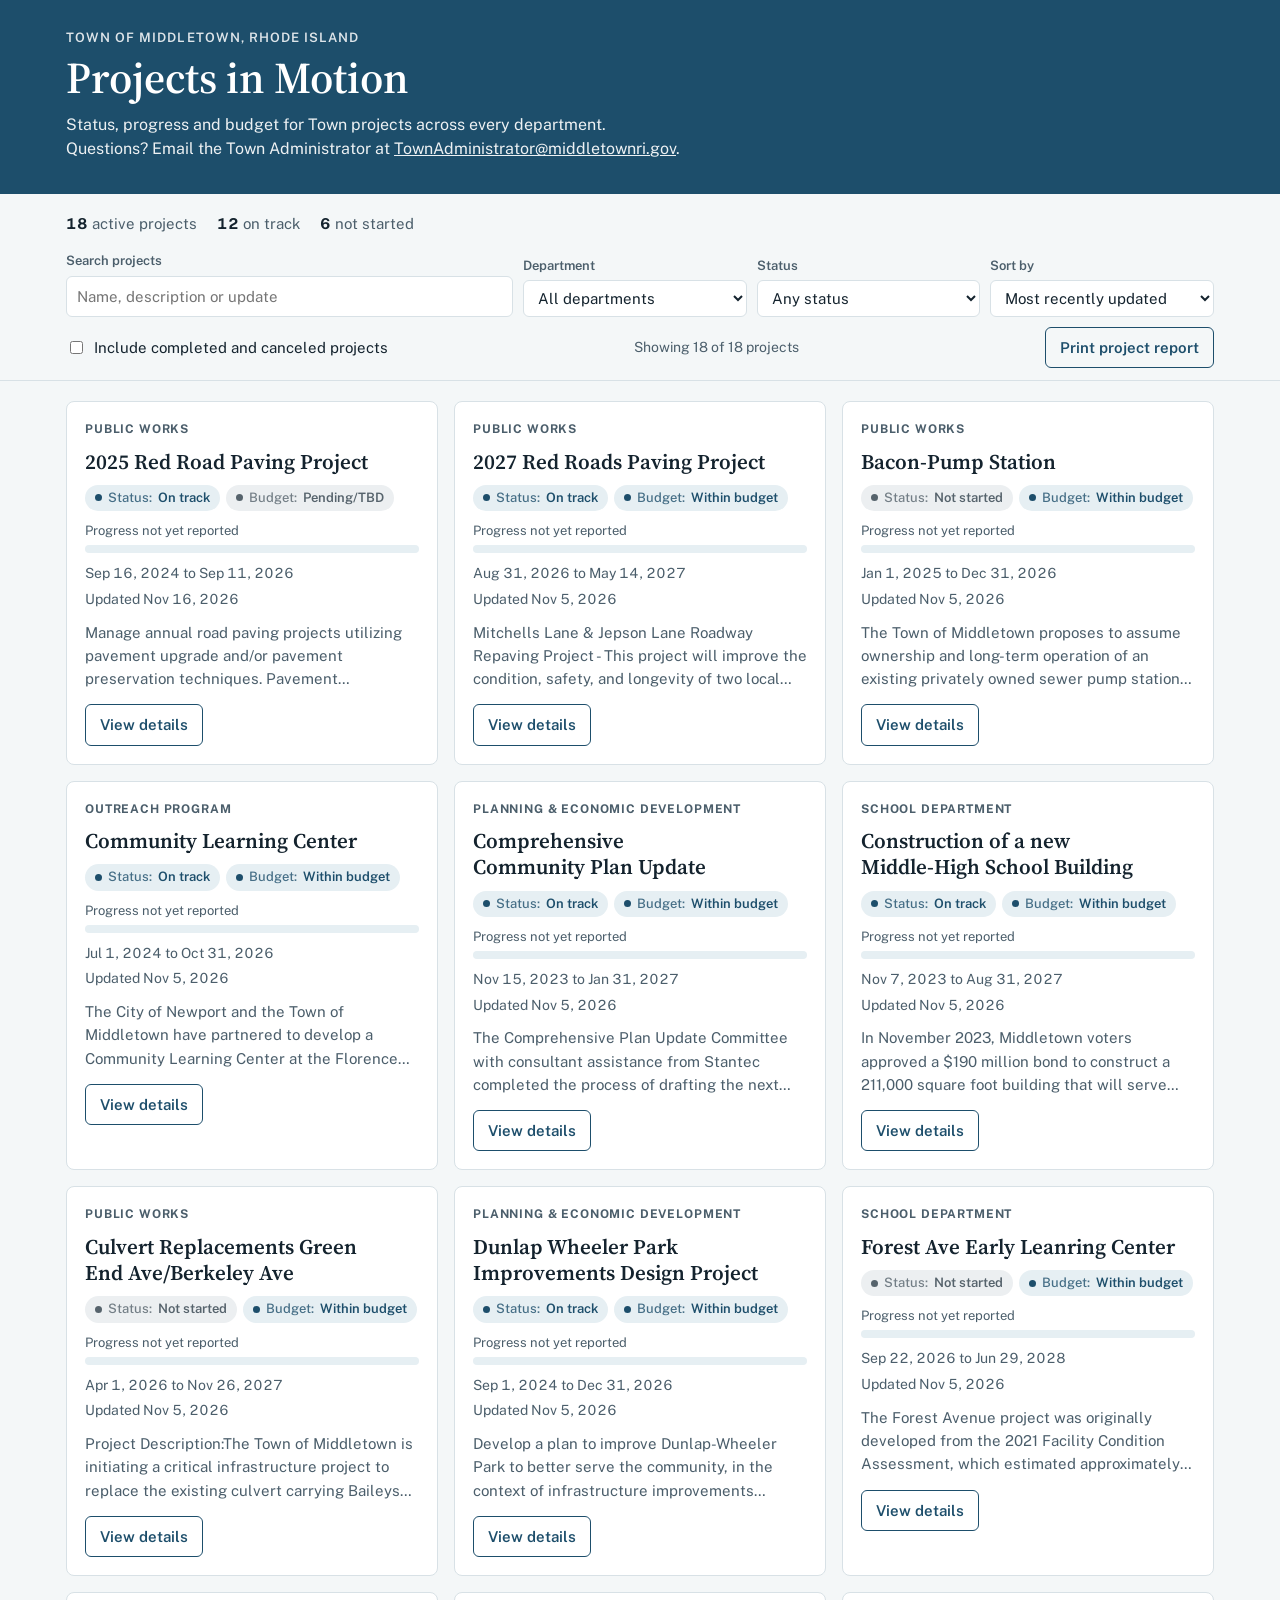
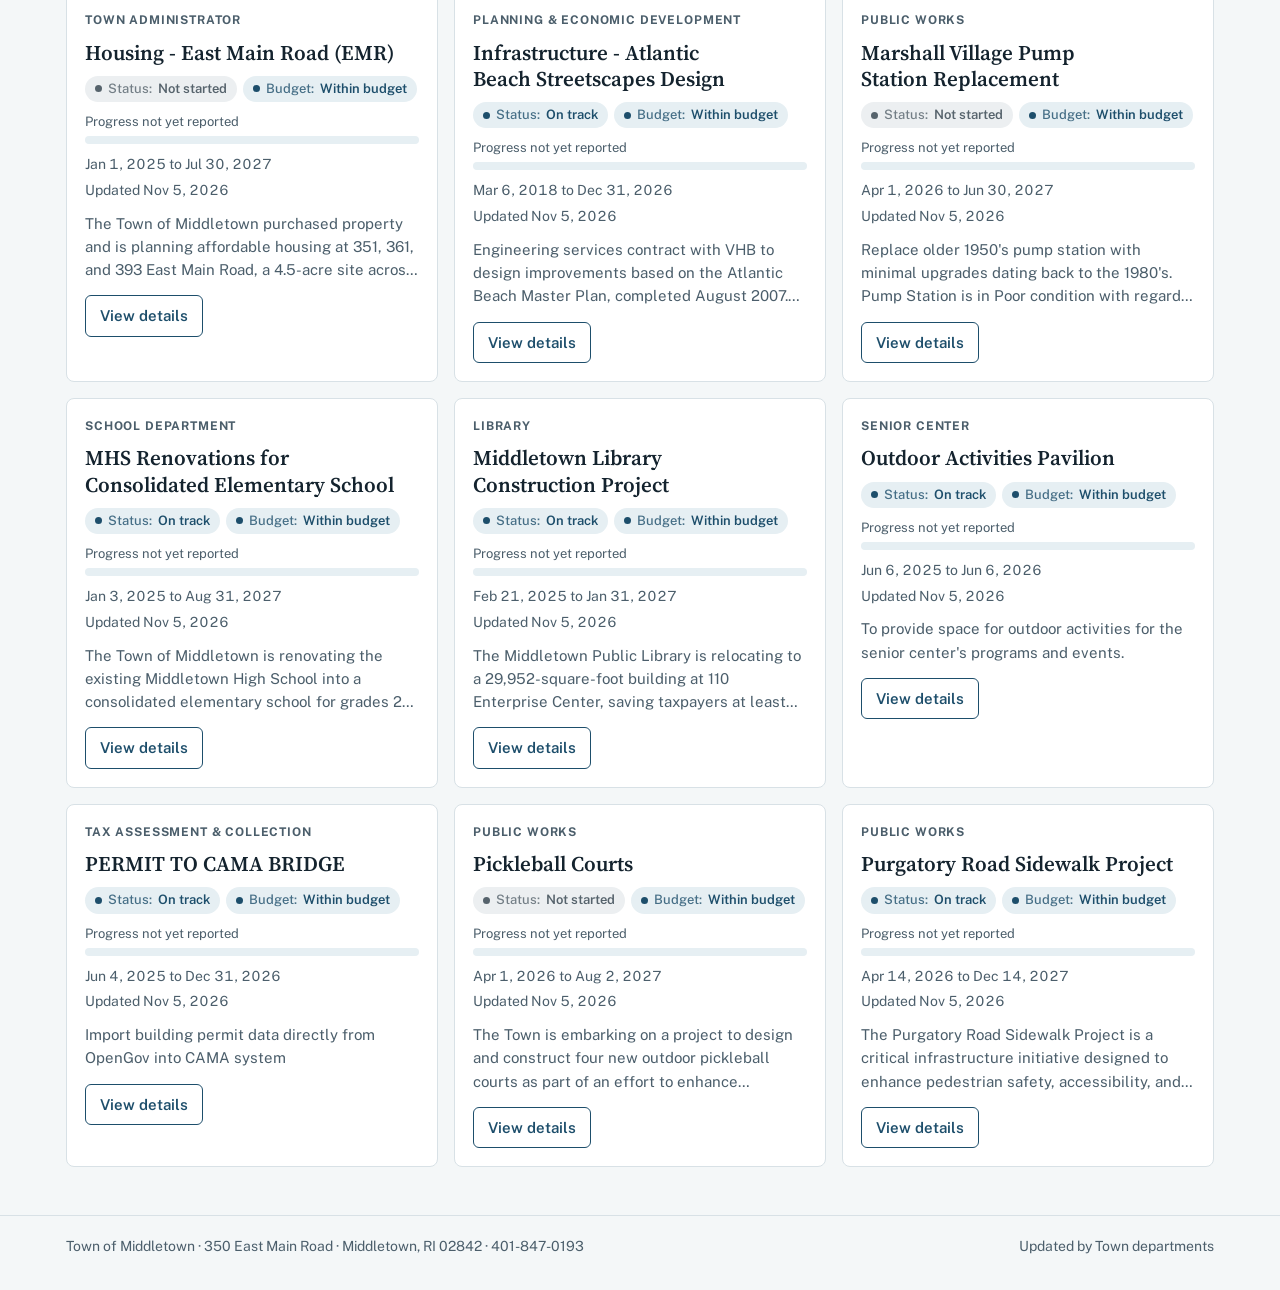
<file: index.html>
<!doctype html>
<html lang="en">
<head>
<meta charset="utf-8">
<meta name="viewport" content="width=device-width, initial-scale=1, viewport-fit=cover">
<title>Projects in Motion | Town of Middletown, RI</title>
<meta name="description" content="Town of Middletown, Rhode Island projects in motion: status, progress and budget for Town projects across departments.">
<link rel="preconnect" href="https://fonts.googleapis.com">
<link rel="preconnect" href="https://fonts.gstatic.com" crossorigin>
<link rel="stylesheet" href="https://fonts.googleapis.com/css2?family=Public+Sans:wght@400;500;600;700&family=Source+Serif+4:opsz,wght@8..60,600&display=swap">
<link rel="stylesheet" href="assets/style.css?v=9">
</head>
<body class="public-page">
<header class="masthead"><div class="wrap">
  <p class="eyebrow">Town of Middletown, Rhode Island</p>
  <h1>Projects in Motion</h1>
  <p class="lede">Status, progress and budget for Town projects across every department. Questions? Email the Town Administrator at <a href="mailto:TownAdministrator@middletownri.gov">TownAdministrator@middletownri.gov</a>.</p>
</div></header>

<section class="wrap summary" id="summary" aria-live="polite"></section>

<div class="tools"><div class="wrap">
  <label class="field" for="q">Search projects
    <input id="q" type="search" placeholder="Name, description or update" autocomplete="off">
  </label>
  <label class="field" for="dept">Department
    <select id="dept"><option value="">All departments</option></select>
  </label>
  <label class="field" for="status">Status
    <select id="status"><option value="">Any status</option></select>
  </label>
  <label class="field" for="sort">Sort by
    <select id="sort">
      <option value="updated">Most recently updated</option>
      <option value="end">End date, soonest first</option>
      <option value="name">Project name</option>
    </select>
  </label>
  <div class="row2">
    <label class="check" for="closed"><input id="closed" type="checkbox"> Include completed and canceled projects</label>
    <span class="count" id="count"></span>
    <button class="btn secondary" id="print" type="button">Print project report</button>
  </div>
</div></div>

<main class="wrap"><div class="grid" id="grid"><div class="empty-state">Loading projects…</div></div></main>

<dialog id="detail" aria-labelledby="d-title"></dialog>
<div id="report" aria-hidden="true"></div>

<footer class="site"><div class="wrap">
  <span>Town of Middletown · 350 East Main Road · Middletown, RI 02842 · 401-847-0193</span>
  <span>Updated by Town departments</span>
</div></footer>

<script src="assets/data.js?v=9"></script>
<script src="assets/app.js?v=9"></script>
</body>
</html>
</file>
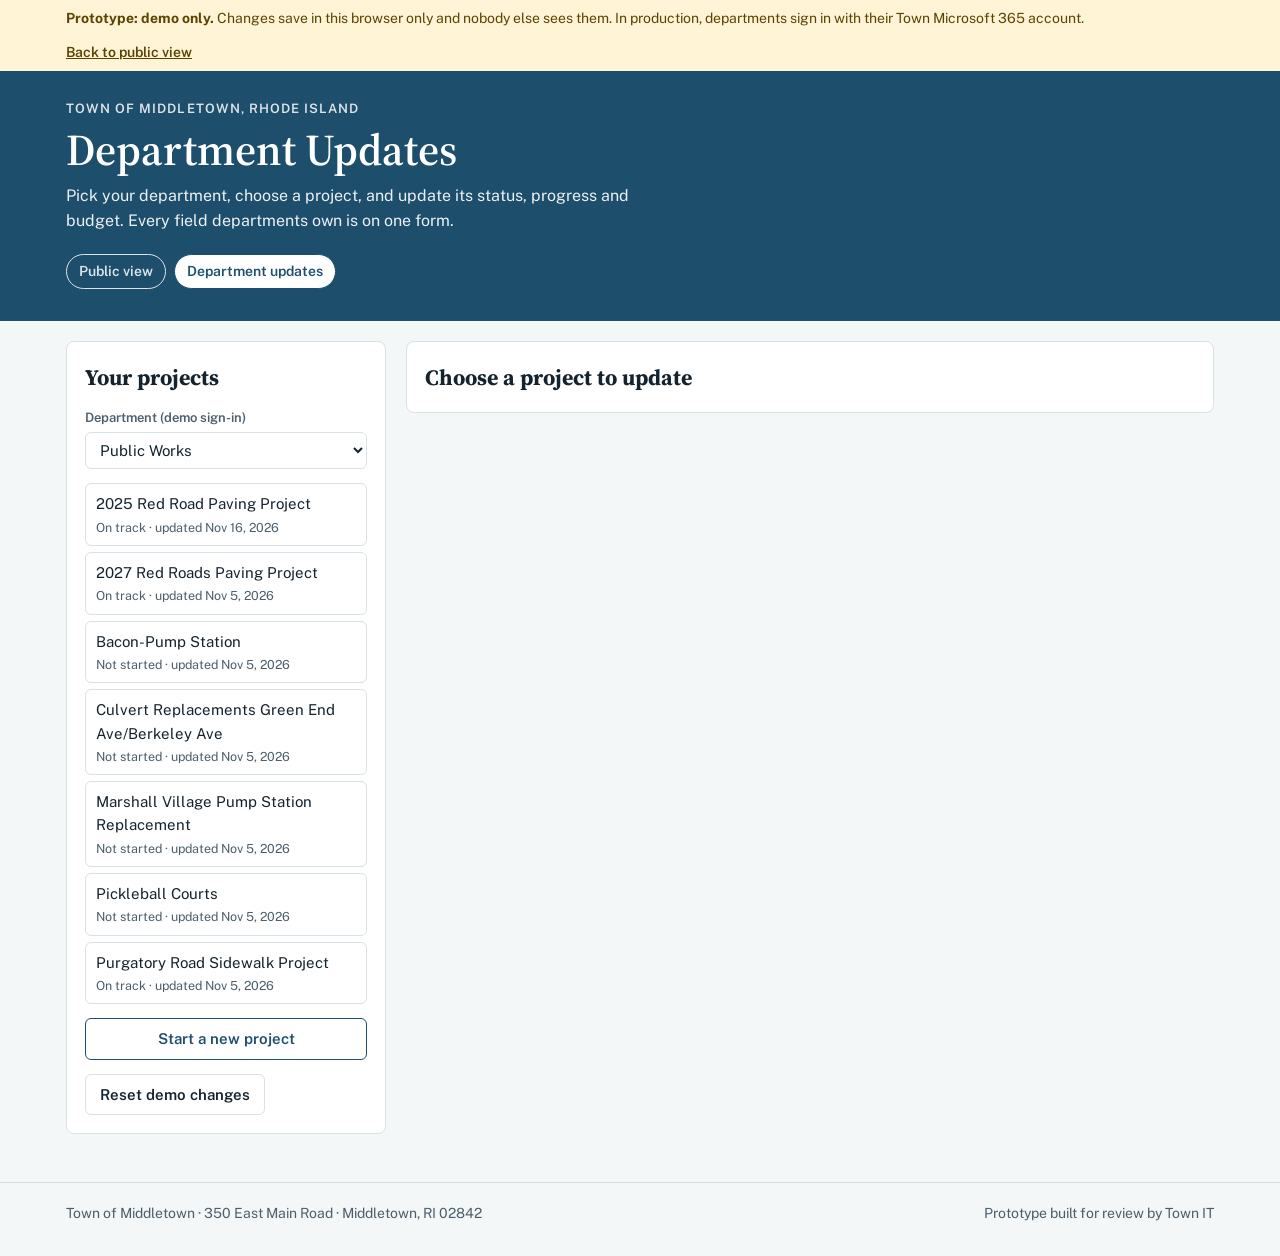
<file: manage.html>
<!doctype html>
<html lang="en">
<head>
<meta charset="utf-8">
<meta name="viewport" content="width=device-width, initial-scale=1, viewport-fit=cover">
<title>Department Updates | Projects in Motion prototype</title>
<meta name="robots" content="noindex">
<link rel="preconnect" href="https://fonts.googleapis.com">
<link rel="preconnect" href="https://fonts.gstatic.com" crossorigin>
<link rel="stylesheet" href="https://fonts.googleapis.com/css2?family=Public+Sans:wght@400;500;600;700&family=Source+Serif+4:opsz,wght@8..60,600&display=swap">
<link rel="stylesheet" href="assets/style.css?v=9">
</head>
<body class="editor-page">
<div class="ribbon"><div class="wrap">
  <span><strong>Prototype: demo only.</strong> Changes save in this browser only and nobody else sees them. In production, departments sign in with their Town Microsoft 365 account.</span>
  <a href="index.html">Back to public view</a>
</div></div>

<header class="masthead"><div class="wrap">
  <p class="eyebrow">Town of Middletown, Rhode Island</p>
  <h1>Department Updates</h1>
  <p class="lede">Pick your department, choose a project, and update its status, progress and budget. Every field departments own is on one form.</p>
  <nav class="views" aria-label="Views">
    <a href="index.html">Public view</a>
    <a href="manage.html" aria-current="page">Department updates</a>
  </nav>
</div></header>

<main class="wrap">
  <div class="manage">
    <aside class="panel" aria-labelledby="pick-h">
      <h2 id="pick-h">Your projects</h2>
      <label class="field" for="who">Department (demo sign-in)
        <select id="who"></select>
      </label>
      <ul class="plist" id="plist"></ul>
      <button class="btn secondary" id="new" type="button">Start a new project</button>
      <div id="resetbox">
        <button class="btn quiet" id="reset" type="button">Reset demo changes</button>
      </div>
    </aside>

    <section class="panel" aria-labelledby="form-h">
      <h2 id="form-h">Choose a project to update</h2>
      <form class="editor" id="editor" novalidate hidden>
        <label class="field full" for="f-name">Project name
          <input id="f-name" name="name" required maxlength="160">
        </label>
        <label class="field" for="f-cip">Capital Improvement Program (CIP) reference number
          <input id="f-cip" name="cipNumber" placeholder="###-####-###" inputmode="numeric" maxlength="12" autocomplete="off" pattern="\d{3}-\d{4}-\d{3}">
          <span class="hint">Type the 10 digits; dashes fill in automatically. Leave blank if not in the CIP.</span>
        </label>
        <label class="field" for="f-dept">Department
          <select id="f-dept" name="department"></select>
        </label>

        <fieldset>
          <legend>Status and schedule</legend>
          <label class="field" for="f-status">Project status
            <select id="f-status" name="projectStatus"></select>
          </label>
          <label class="field" for="f-pct">Percent complete
            <input id="f-pct" name="percentComplete" type="number" min="0" max="100" step="1" placeholder="0 to 100">
          </label>
          <label class="field" for="f-pub">Public page
            <span class="check"><input id="f-pub" name="published" type="checkbox"> Show on public page</span>
          </label>
          <label class="field" for="f-start">Start date
            <input id="f-start" name="startDate" type="date" required>
          </label>
          <label class="field" for="f-end">End date
            <input id="f-end" name="endDate" type="date">
          </label>
        </fieldset>

        <fieldset>
          <legend>Budget</legend>
          <label class="field" for="f-bstat">Budget status
            <select id="f-bstat" name="budgetStatus" disabled aria-describedby="bstat-hint"></select>
            <span class="hint" id="bstat-hint">Set automatically from the budget, contract amount and final cost.</span>
          </label>
          <label class="field" for="f-orig">Budget ($)
            <input id="f-orig" name="originalBudget" type="number" min="0" step="1" inputmode="decimal">
          </label>
          <label class="field" for="f-spend">Contract amount ($)
            <input id="f-spend" name="currentSpend" type="number" min="0" step="1" inputmode="decimal">
          </label>
          <label class="field" for="f-final">Final cost ($)
            <input id="f-final" name="finalCost" type="number" min="0" step="1" inputmode="decimal">
            <span class="hint">Available once status is Completed.</span>
          </label>
        </fieldset>

        <label class="field full" for="f-desc">Project description
          <textarea id="f-desc" name="description" required></textarea>
        </label>
        <label class="field full" for="f-narr">Latest update
          <textarea id="f-narr" name="narrative" required></textarea>
          <span class="hint">What changed since the last update. Residents see this first.</span>
        </label>
        <label class="field full" for="f-cont">Contingencies (optional)
          <textarea id="f-cont" name="contingencies"></textarea>
        </label>
        <label class="field full" for="f-url">More information link (optional)
          <input id="f-url" name="moreInfoUrl" type="url" placeholder="https://">
        </label>

        <p class="error full" id="errors" role="alert" hidden></p>
        <div class="actions">
          <button class="btn" type="submit">Save update</button>
          <button class="btn quiet" type="button" id="print-form">Print</button>
          <a class="btn secondary" href="index.html" style="text-decoration:none">View public page</a>
          <span class="toast" id="toast" role="status"></span>
        </div>
      </form>
    </section>
  </div>
</main>

<footer class="site"><div class="wrap">
  <span>Town of Middletown · 350 East Main Road · Middletown, RI 02842</span>
  <span>Prototype built for review by Town IT</span>
</div></footer>

<script src="assets/data.js?v=9"></script>
<script src="assets/manage.js?v=9"></script>
</body>
</html>
</file>
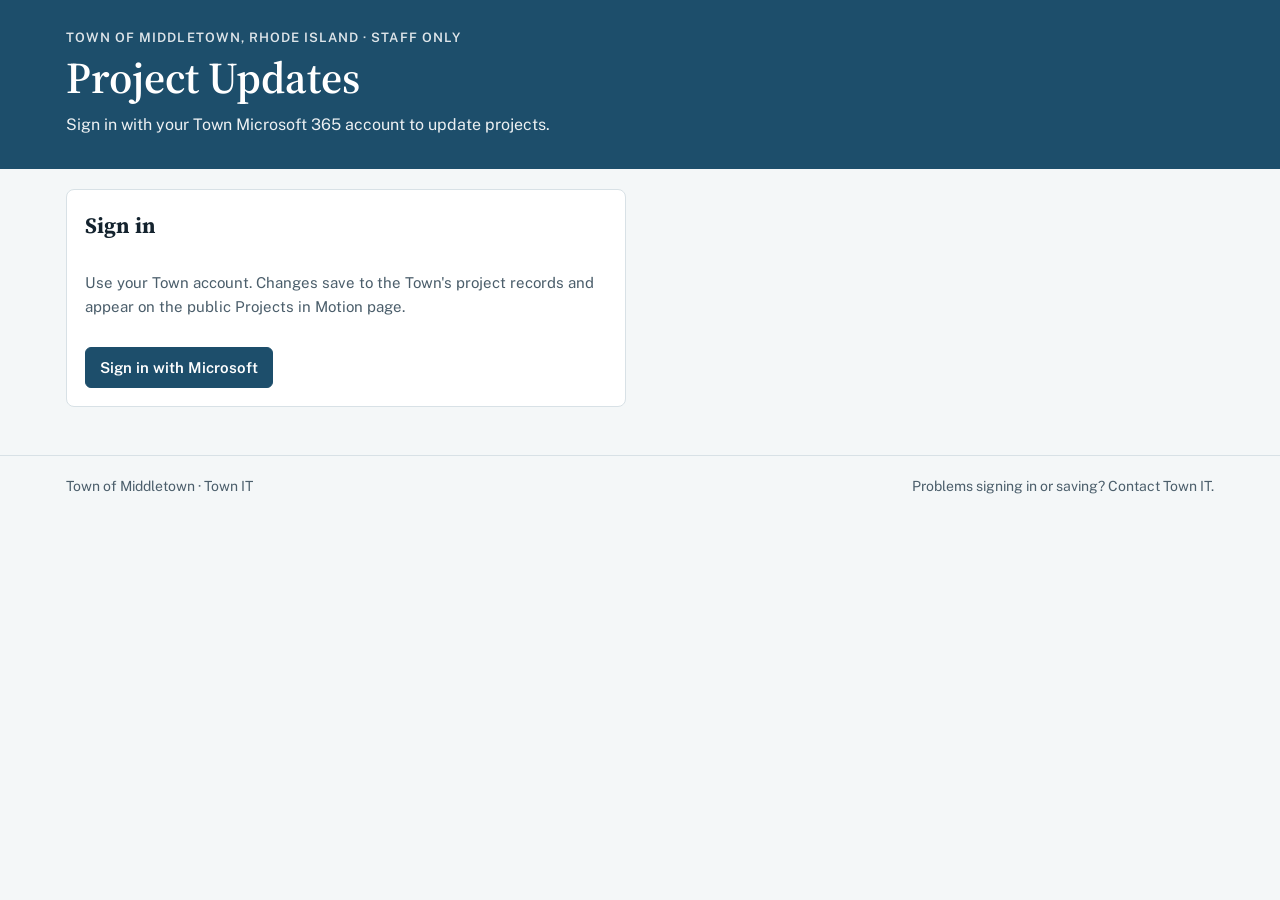
<file: update.html>
<!doctype html>
<html lang="en">
<head>
<meta charset="utf-8">
<meta name="viewport" content="width=device-width, initial-scale=1, viewport-fit=cover">
<title>Project Updates | Town of Middletown</title>
<meta name="robots" content="noindex, nofollow">
<link rel="preconnect" href="https://fonts.googleapis.com">
<link rel="preconnect" href="https://fonts.gstatic.com" crossorigin>
<link rel="stylesheet" href="https://fonts.googleapis.com/css2?family=Public+Sans:wght@400;500;600;700&family=Source+Serif+4:opsz,wght@8..60,600&display=swap">
<link rel="stylesheet" href="assets/style.css?v=9">
</head>
<body class="editor-page">
<header class="masthead"><div class="wrap">
  <p class="eyebrow">Town of Middletown, Rhode Island · Staff only</p>
  <h1>Project Updates</h1>
  <p class="lede" id="who">Sign in with your Town Microsoft 365 account to update projects.</p>
</div></header>

<main class="wrap">
  <section class="panel" id="signin" style="max-width:560px">
    <h2>Sign in</h2>
    <p class="hint" style="font-size:15px">Use your Town account. Changes save to the Town's project records and appear on the public Projects in Motion page.</p>
    <div class="actions"><button class="btn" id="login" type="button">Sign in with Microsoft</button></div>
    <p class="error" id="signin-error" role="alert" hidden></p>
  </section>

  <div class="manage" id="app" hidden>
    <aside class="panel" aria-labelledby="pick-h">
      <h2 id="pick-h">Projects</h2>
      <label class="field" for="who-dept">Department
        <select id="who-dept"></select>
      </label>
      <ul class="plist" id="plist"><li class="hint">Loading projects…</li></ul>
      <button class="btn secondary" id="new" type="button">Start a new project</button>
      <button class="btn quiet" id="logout" type="button">Sign out</button>
    </aside>

    <section class="panel" aria-labelledby="form-h">
      <h2 id="form-h">Choose a project to update</h2>
      <p class="hint" id="last-edit"></p>
      <form class="editor" id="editor" novalidate hidden>
        <label class="field full" for="f-name">Project name
          <input id="f-name" name="Title" required maxlength="255">
        </label>
        <label class="field" for="f-cip">Capital Improvement Program (CIP) reference number
          <input id="f-cip" name="CIPNumber" placeholder="###-####-###" inputmode="numeric" maxlength="12" autocomplete="off">
          <span class="hint">Type the 10 digits; dashes fill in automatically. Leave blank if not in the CIP.</span>
        </label>
        <label class="field" for="f-dept">Department
          <select id="f-dept" name="Department"></select>
        </label>

        <fieldset>
          <legend>Status and schedule</legend>
          <label class="field" for="f-status">Project status
            <select id="f-status" name="ProjectStatus"></select>
          </label>
          <label class="field" for="f-pct">Percent complete
            <input id="f-pct" name="PercentComplete" type="number" min="0" max="100" step="1" placeholder="0 to 100">
          </label>
          <label class="field" for="f-pub">Public page
            <span class="check"><input id="f-pub" name="ShowOnPublic" type="checkbox"> Show on public page</span>
          </label>
          <label class="field" for="f-start">Start date
            <input id="f-start" name="StartDate" type="date" required>
          </label>
          <label class="field" for="f-end">End date
            <input id="f-end" name="EndDate" type="date">
          </label>
        </fieldset>

        <fieldset>
          <legend>Budget</legend>
          <label class="field" for="f-bstat">Budget status
            <select id="f-bstat" name="BudgetStatus" disabled aria-describedby="bstat-hint"></select>
            <span class="hint" id="bstat-hint">Set automatically from the budget, contract amount and final cost.</span>
          </label>
          <label class="field" for="f-orig">Budget ($)
            <input id="f-orig" name="OriginalBudget" type="number" min="0" step="0.01" inputmode="decimal">
          </label>
          <label class="field" for="f-spend">Contract amount ($)
            <input id="f-spend" name="CurrentSpend" type="number" min="0" step="0.01" inputmode="decimal">
          </label>
          <label class="field" for="f-final">Final cost ($)
            <input id="f-final" name="FinalCost" type="number" min="0" step="0.01" inputmode="decimal">
            <span class="hint">Available once status is Completed.</span>
          </label>
        </fieldset>

        <label class="field full" for="f-desc">Project description
          <textarea id="f-desc" name="ProjectDescription" required></textarea>
        </label>
        <label class="field full" for="f-narr">Latest update
          <textarea id="f-narr" name="Narrative" required></textarea>
          <span class="hint">What changed since the last update. Residents see this first.</span>
        </label>
        <label class="field full" for="f-cont">Contingencies (optional)
          <textarea id="f-cont" name="Contingencies"></textarea>
        </label>
        <label class="field full" for="f-url">More information link (optional)
          <input id="f-url" name="MoreInfoLink" type="url" placeholder="https://">
        </label>

        <p class="error full" id="errors" role="alert" hidden></p>
        <div class="actions">
          <button class="btn" id="save" type="submit">Save update</button>
          <button class="btn quiet" type="button" id="print-form">Print</button>
          <span class="toast" id="toast" role="status"></span>
        </div>
      </form>
    </section>
  </div>
</main>

<footer class="site"><div class="wrap">
  <span>Town of Middletown · Town IT</span>
  <span>Problems signing in or saving? Contact Town IT.</span>
</div></footer>

<script src="assets/vendor/msal-browser-3.28.1.min.js"></script>
<script src="assets/data.js?v=9"></script>
<script src="assets/update.js?v=9"></script>
</body>
</html>
</file>
<file: assets/style.css>
/* Layout: a single reading column with a sticky tool bar; project cards in a wrapping grid. */
:root {
  --paper: #f4f7f8;
  --surface: #ffffff;
  --ink: #14232e;
  --ink-2: #4b5e6b;
  --line: #d8e1e6;
  --harbor: #1d4e6b;
  --harbor-ink: #ffffff;
  --tide: #e6eff3;
  --ribbon: #fff4d6;
  --ribbon-ink: #5c4300;

  --good: #2b7a4b;   --good-bg: #e5f3ea;
  --warn: #9a6100;   --warn-bg: #fbf0d9;
  --bad: #b3261e;    --bad-bg: #fbe7e5;
  --info: #1f5fa8;   --info-bg: #e5eefa;
  --hold: #6a4fa0;   --hold-bg: #efeaf8;
  --none: #56636c;   --none-bg: #eceff1;

  --display: "Source Serif 4", Georgia, "Times New Roman", serif;
  --body: "Public Sans", "Segoe UI", system-ui, -apple-system, sans-serif;

  --radius: 8px;
  color-scheme: light;
}
@media (prefers-color-scheme: dark) {
  :root {
    --paper: #0f171d; --surface: #16222a; --ink: #e5edf1; --ink-2: #9db0bb;
    --line: #273943; --harbor: #86bddb; --harbor-ink: #0f171d; --tide: #1b2d37;
    --ribbon: #3a2f12; --ribbon-ink: #f3d68a;
    --good: #72c995; --good-bg: #173326; --warn: #e6b04c; --warn-bg: #3a2c10;
    --bad: #f08a80;  --bad-bg: #3d1a17;  --info: #85b4ec; --info-bg: #162a44;
    --hold: #b9a0e6; --hold-bg: #2a2140; --none: #a3afb7; --none-bg: #222e35;
    color-scheme: dark;
  }
}

* { box-sizing: border-box; }
[hidden] { display: none !important; }
html { -webkit-text-size-adjust: 100%; }
body {
  margin: 0; background: var(--paper); color: var(--ink);
  font: 16px/1.55 var(--body);
}
a { color: var(--harbor); }
a:focus-visible, button:focus-visible, input:focus-visible, select:focus-visible, textarea:focus-visible {
  outline: 3px solid var(--harbor); outline-offset: 2px;
}
.wrap { max-width: 1180px; margin: 0 auto; padding-left: max(16px, env(safe-area-inset-left)); padding-right: max(16px, env(safe-area-inset-right)); }

.ribbon { background: var(--ribbon); color: var(--ribbon-ink); font-size: 14px; }
.ribbon .wrap { padding-block: 8px; display: flex; gap: 12px; flex-wrap: wrap; justify-content: space-between; }
.ribbon a { color: inherit; font-weight: 600; }

header.masthead { background: var(--harbor); color: var(--harbor-ink); }
header.masthead .wrap { padding-block: 28px 32px; display: grid; gap: 6px; }
.eyebrow { font-size: 13px; letter-spacing: .08em; text-transform: uppercase; font-weight: 600; opacity: .85; margin: 0; }
h1 { font-family: var(--display); font-weight: 600; font-size: clamp(30px, 5vw, 44px); line-height: 1.1; margin: 0; text-wrap: balance; }
.lede { margin: 4px 0 0; max-width: 62ch; opacity: .92; }
.lede a { color: inherit; }
nav.views { display: flex; gap: 8px; margin-top: 14px; flex-wrap: wrap; }
nav.views a { color: var(--harbor-ink); text-decoration: none; padding: 6px 12px; border: 1px solid currentColor; border-radius: 999px; font-size: 14px; font-weight: 600; opacity: .85; }
nav.views a[aria-current="page"] { background: var(--harbor-ink); color: var(--harbor); opacity: 1; }

.summary { display: flex; flex-wrap: wrap; gap: 8px 20px; padding-block: 18px 4px; font-size: 15px; color: var(--ink-2); }
.summary strong { color: var(--ink); font-variant-numeric: tabular-nums; }

.tools { position: sticky; top: 0; z-index: 5; background: var(--paper); border-bottom: 1px solid var(--line); }
.tools .wrap { padding-block: 12px; display: grid; gap: 10px; grid-template-columns: minmax(200px, 2fr) repeat(3, minmax(150px, 1fr)); align-items: end; }
.tools .row2 { grid-column: 1 / -1; display: flex; flex-wrap: wrap; gap: 10px 20px; align-items: center; justify-content: space-between; }
label.field { display: grid; gap: 4px; font-size: 13px; font-weight: 600; color: var(--ink-2); }
input, select, textarea {
  font: inherit; color: var(--ink); background: var(--surface);
  border: 1px solid var(--line); border-radius: 6px; padding: 8px 10px; width: 100%; min-width: 0;
  font-weight: 400; font-size: 15px;
}
.check { font-weight: 400; color: var(--ink); }
textarea { min-height: 96px; resize: vertical; }
.check { display: inline-flex; gap: 8px; align-items: center; font-size: 15px; }
.check input { width: auto; }
.count { font-size: 14px; color: var(--ink-2); }

.btn { font: inherit; font-weight: 600; font-size: 15px; padding: 8px 14px; border-radius: 6px; border: 1px solid var(--harbor); background: var(--harbor); color: var(--harbor-ink); cursor: pointer; }
.btn.secondary { background: transparent; color: var(--harbor); }
.btn.quiet { background: transparent; border-color: var(--line); color: var(--ink); }
.btn:disabled { opacity: .5; cursor: not-allowed; }

main { padding-block: 20px 48px; }
.grid { display: grid; gap: 16px; grid-template-columns: repeat(auto-fill, minmax(300px, 1fr)); }
.card { background: var(--surface); border: 1px solid var(--line); border-radius: var(--radius); padding: 18px; display: grid; gap: 10px; align-content: start; min-width: 0; }
.card .dept { font-size: 12px; letter-spacing: .07em; text-transform: uppercase; font-weight: 700; color: var(--ink-2); margin: 0; }
.card h2 { font-family: var(--display); font-size: 21px; line-height: 1.25; margin: 0; font-weight: 600; text-wrap: balance; }
.card p.excerpt { margin: 0; color: var(--ink-2); font-size: 15px; display: -webkit-box; -webkit-line-clamp: 3; -webkit-box-orient: vertical; overflow: hidden; }
.meta { display: flex; flex-wrap: wrap; gap: 4px 14px; font-size: 14px; color: var(--ink-2); font-variant-numeric: tabular-nums; }
.card .btn { justify-self: start; margin-top: 4px; }

.badges { display: flex; flex-wrap: wrap; gap: 6px; }
.badge { display: inline-flex; align-items: center; gap: 6px; font-size: 13px; font-weight: 600; padding: 3px 10px; border-radius: 999px; }
.badge::before { content: ""; width: 7px; height: 7px; border-radius: 50%; background: currentColor; }
.badge .k { font-weight: 500; opacity: .8; }
.s-good { color: var(--harbor); background: var(--tide); } /* no green on status badges (administration review) */
.s-warn { color: var(--warn); background: var(--warn-bg); }
.s-bad  { color: var(--bad);  background: var(--bad-bg); }
.s-info { color: var(--info); background: var(--info-bg); }
.s-hold { color: var(--hold); background: var(--hold-bg); }
.s-none { color: var(--none); background: var(--none-bg); }

.progress { display: grid; gap: 4px; font-size: 13px; color: var(--ink-2); }
.bar { height: 8px; background: var(--tide); border-radius: 999px; overflow: hidden; }
.bar > span { display: block; height: 100%; background: var(--harbor); border-radius: inherit; }
.progress.empty .bar > span { width: 0; }

.empty-state { background: var(--surface); border: 1px dashed var(--line); border-radius: var(--radius); padding: 32px; text-align: center; color: var(--ink-2); }

dialog { border: 1px solid var(--line); border-radius: 10px; padding: 0; width: min(760px, calc(100vw - 32px)); max-height: calc(100vh - 48px); background: var(--surface); color: var(--ink); }
dialog::backdrop { background: rgb(10 20 28 / .55); }
.dlg-head { position: sticky; top: 0; background: var(--surface); border-bottom: 1px solid var(--line); padding: 18px 20px; display: grid; gap: 8px; }
.dlg-head h2 { font-family: var(--display); margin: 0; font-size: 26px; line-height: 1.2; padding-right: 40px; text-wrap: balance; }
.dlg-close { position: absolute; top: 12px; right: 12px; z-index: 2; }
.dlg-head .eyebrow { padding-right: 96px; }
.dlg-body { padding: 18px 20px 24px; display: grid; gap: 18px; }
.dlg-body h3 { margin: 0 0 4px; font-size: 13px; letter-spacing: .07em; text-transform: uppercase; color: var(--ink-2); }
.dlg-body p { margin: 0; white-space: pre-line; max-width: 68ch; }
table.facts { border-collapse: collapse; width: 100%; font-variant-numeric: tabular-nums; }
table.facts th, table.facts td { text-align: left; padding: 7px 10px 7px 0; border-bottom: 1px solid var(--line); font-size: 15px; vertical-align: top; }
table.facts th { color: var(--ink-2); font-weight: 600; width: 42%; }
.muted { color: var(--ink-2); font-style: italic; }

footer.site { border-top: 1px solid var(--line); color: var(--ink-2); font-size: 14px; }
footer.site .wrap { padding-block: 20px 32px; display: flex; flex-wrap: wrap; gap: 8px 24px; justify-content: space-between; }

/* Department update page */
.manage { display: grid; gap: 20px; grid-template-columns: minmax(240px, 320px) 1fr; align-items: start; }
.panel { background: var(--surface); border: 1px solid var(--line); border-radius: var(--radius); padding: 18px; display: grid; gap: 14px; min-width: 0; }
.panel h2 { font-family: var(--display); margin: 0; font-size: 22px; }
.plist { list-style: none; margin: 0; padding: 0; display: grid; gap: 6px; }
.plist button { width: 100%; text-align: left; font: inherit; font-size: 15px; background: transparent; color: var(--ink); border: 1px solid var(--line); border-radius: 6px; padding: 8px 10px; cursor: pointer; display: grid; gap: 2px; }
.plist button[aria-current="true"] { border-color: var(--harbor); background: var(--tide); }
.plist small { color: var(--ink-2); }
form.editor { display: grid; gap: 14px; grid-template-columns: repeat(2, minmax(0, 1fr)); }
form.editor .full { grid-column: 1 / -1; }
form.editor fieldset { grid-column: 1 / -1; border: 1px solid var(--line); border-radius: var(--radius); margin: 0; padding: 14px; display: grid; gap: 14px; grid-template-columns: repeat(3, minmax(0, 1fr)); }
form.editor legend { font-weight: 700; padding: 0 6px; }
.hint { font-size: 13px; color: var(--ink-2); font-weight: 400; }
.error { font-size: 13px; color: var(--bad); font-weight: 600; }
.actions { grid-column: 1 / -1; display: flex; flex-wrap: wrap; gap: 10px; align-items: center; }
.toast { font-size: 15px; font-weight: 600; color: var(--good); }
.confirm { grid-column: 1 / -1; background: var(--warn-bg); color: var(--ink); border-radius: 6px; padding: 12px; display: flex; flex-wrap: wrap; gap: 10px; align-items: center; }

@media (max-width: 820px) {
  .tools .wrap { grid-template-columns: 1fr 1fr; }
  .tools .wrap > label:first-child { grid-column: 1 / -1; }
  .manage { grid-template-columns: 1fr; }
  form.editor, form.editor fieldset { grid-template-columns: 1fr; }
}
@media (max-width: 480px) { .tools .wrap { grid-template-columns: 1fr; } }
@media (prefers-reduced-motion: reduce) { * { scroll-behavior: auto !important; } }

/* Printed report: one project per page (replaces the Canva export) */
#report { display: none; }
@media print {
  body { background: #fff; color: #000; }
  .public-page .ribbon, .public-page header.masthead, .public-page .tools, .public-page main, .public-page footer.site, .public-page dialog { display: none !important; }
  #report { display: block; }
  .rpage { page-break-after: always; break-after: page; padding: 8px 4px; font-size: 12pt; }
  .rpage:last-child { page-break-after: auto; }
  .rpage .rhead { display: flex; justify-content: space-between; border-bottom: 2px solid #1d4e6b; padding-bottom: 6px; margin-bottom: 12px; color: #1d4e6b; font-weight: 700; }
  .rpage h2 { font-family: var(--display); font-size: 20pt; margin: 0 0 8px; }
  .rpage table { border-collapse: collapse; width: 100%; margin: 10px 0; }
  .rpage th, .rpage td { border: 1px solid #bbb; padding: 5px 8px; text-align: left; vertical-align: top; }
  .rpage th { width: 32%; background: #f1f4f6; }
  .rpage h3 { font-size: 11pt; text-transform: uppercase; letter-spacing: .05em; margin: 14px 0 4px; }
  .rpage p { margin: 0; white-space: pre-line; }
}

.print-text { display: none; }
/* Printing an update page: just the project form, every field readable */
@media print {
  .editor-page { font-size: 11pt; }
  .editor-page .ribbon, .editor-page nav.views, .editor-page aside, .editor-page #signin, .editor-page .actions,
  .editor-page footer.site, .editor-page #bstat-hint, .editor-page .hint { display: none !important; }
  .editor-page header.masthead { background: none; color: #000; border-bottom: 2px solid #1d4e6b; }
  .editor-page header.masthead .wrap { padding-block: 0 8px; }
  .editor-page .lede { display: none; }
  .editor-page .manage { display: block; }
  .editor-page .panel { border: 0; padding: 0; }
  .editor-page form.editor, .editor-page form.editor fieldset { grid-template-columns: repeat(2, minmax(0, 1fr)); }
  .editor-page input, .editor-page select, .editor-page textarea { border: 1px solid #999; color: #000; background: #fff; -webkit-appearance: none; appearance: none; }
  .editor-page textarea { display: none !important; }
  .editor-page ::placeholder { color: transparent; }
  .editor-page .print-text { display: block; border: 1px solid #999; border-radius: 6px; padding: 8px 10px; white-space: pre-wrap; color: #000; font-weight: 400; font-size: 11pt; }
  .editor-page fieldset { break-inside: avoid; }
}
</file>
